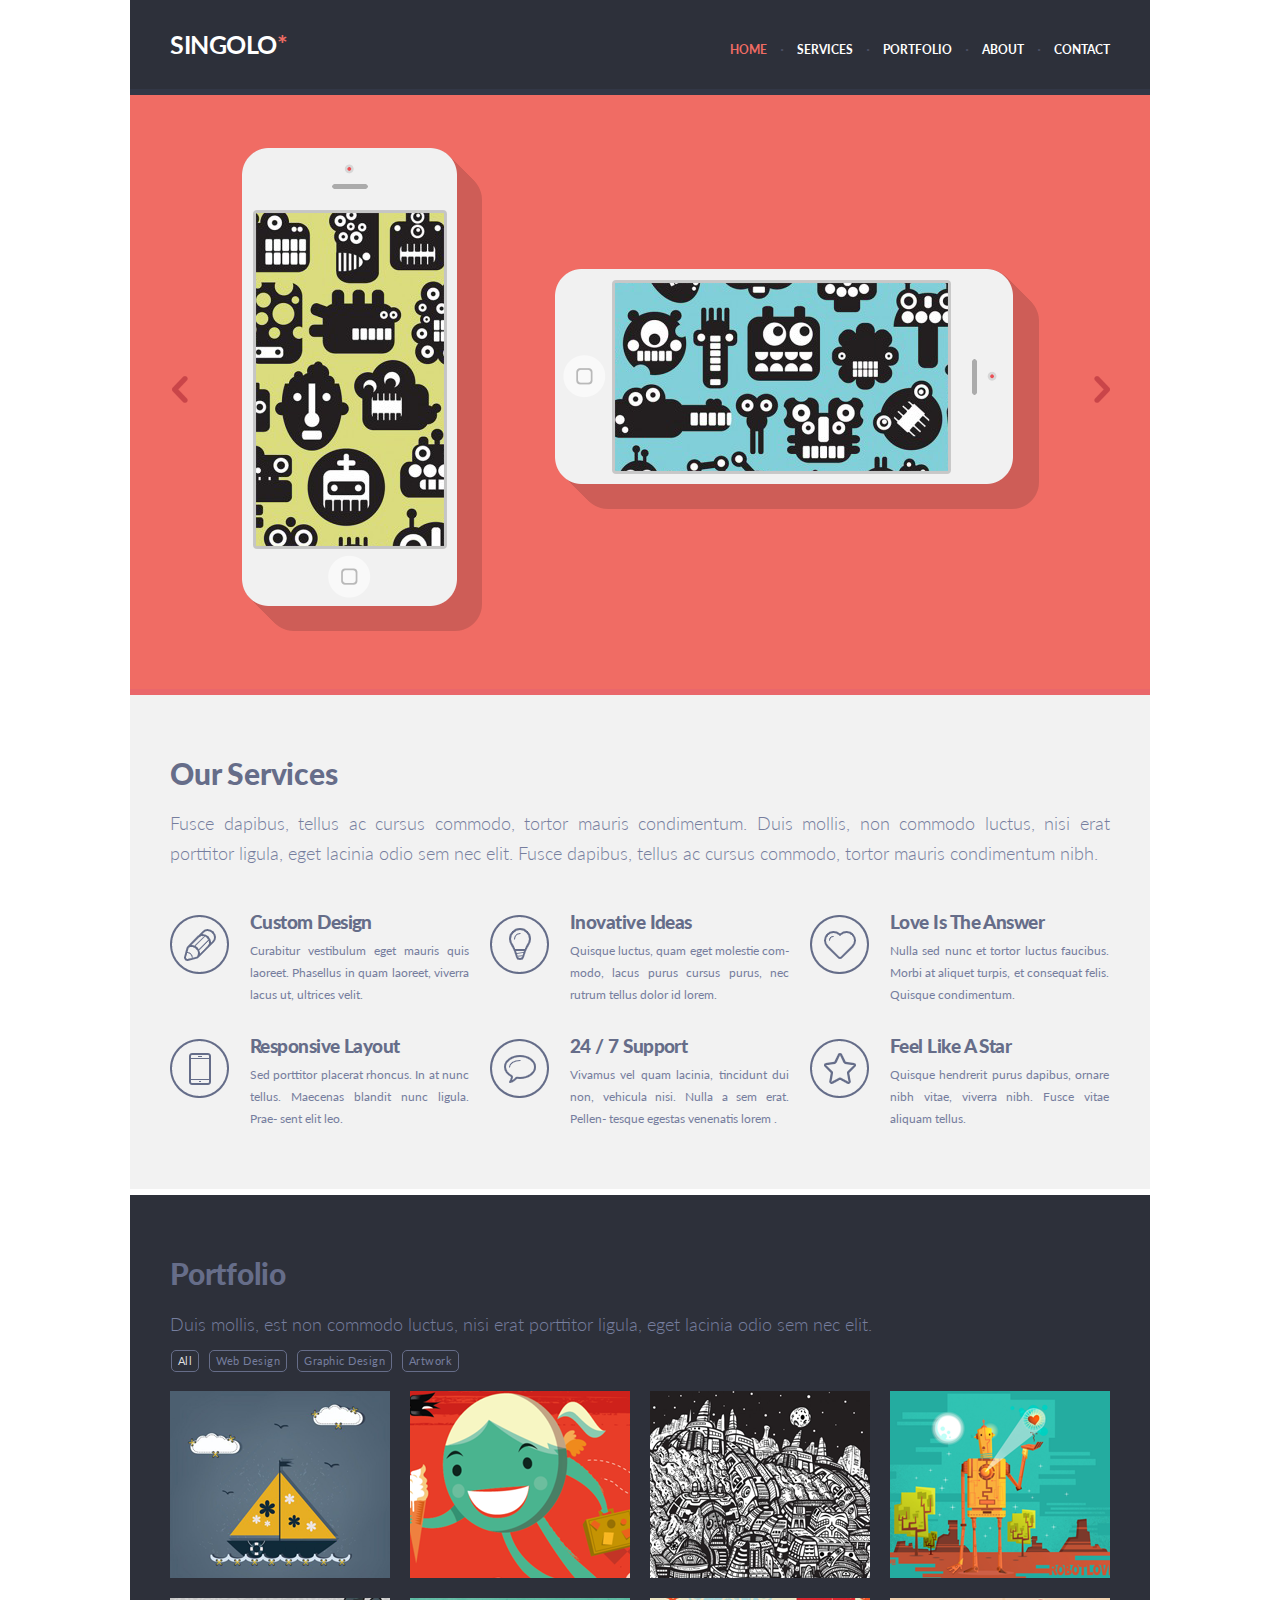
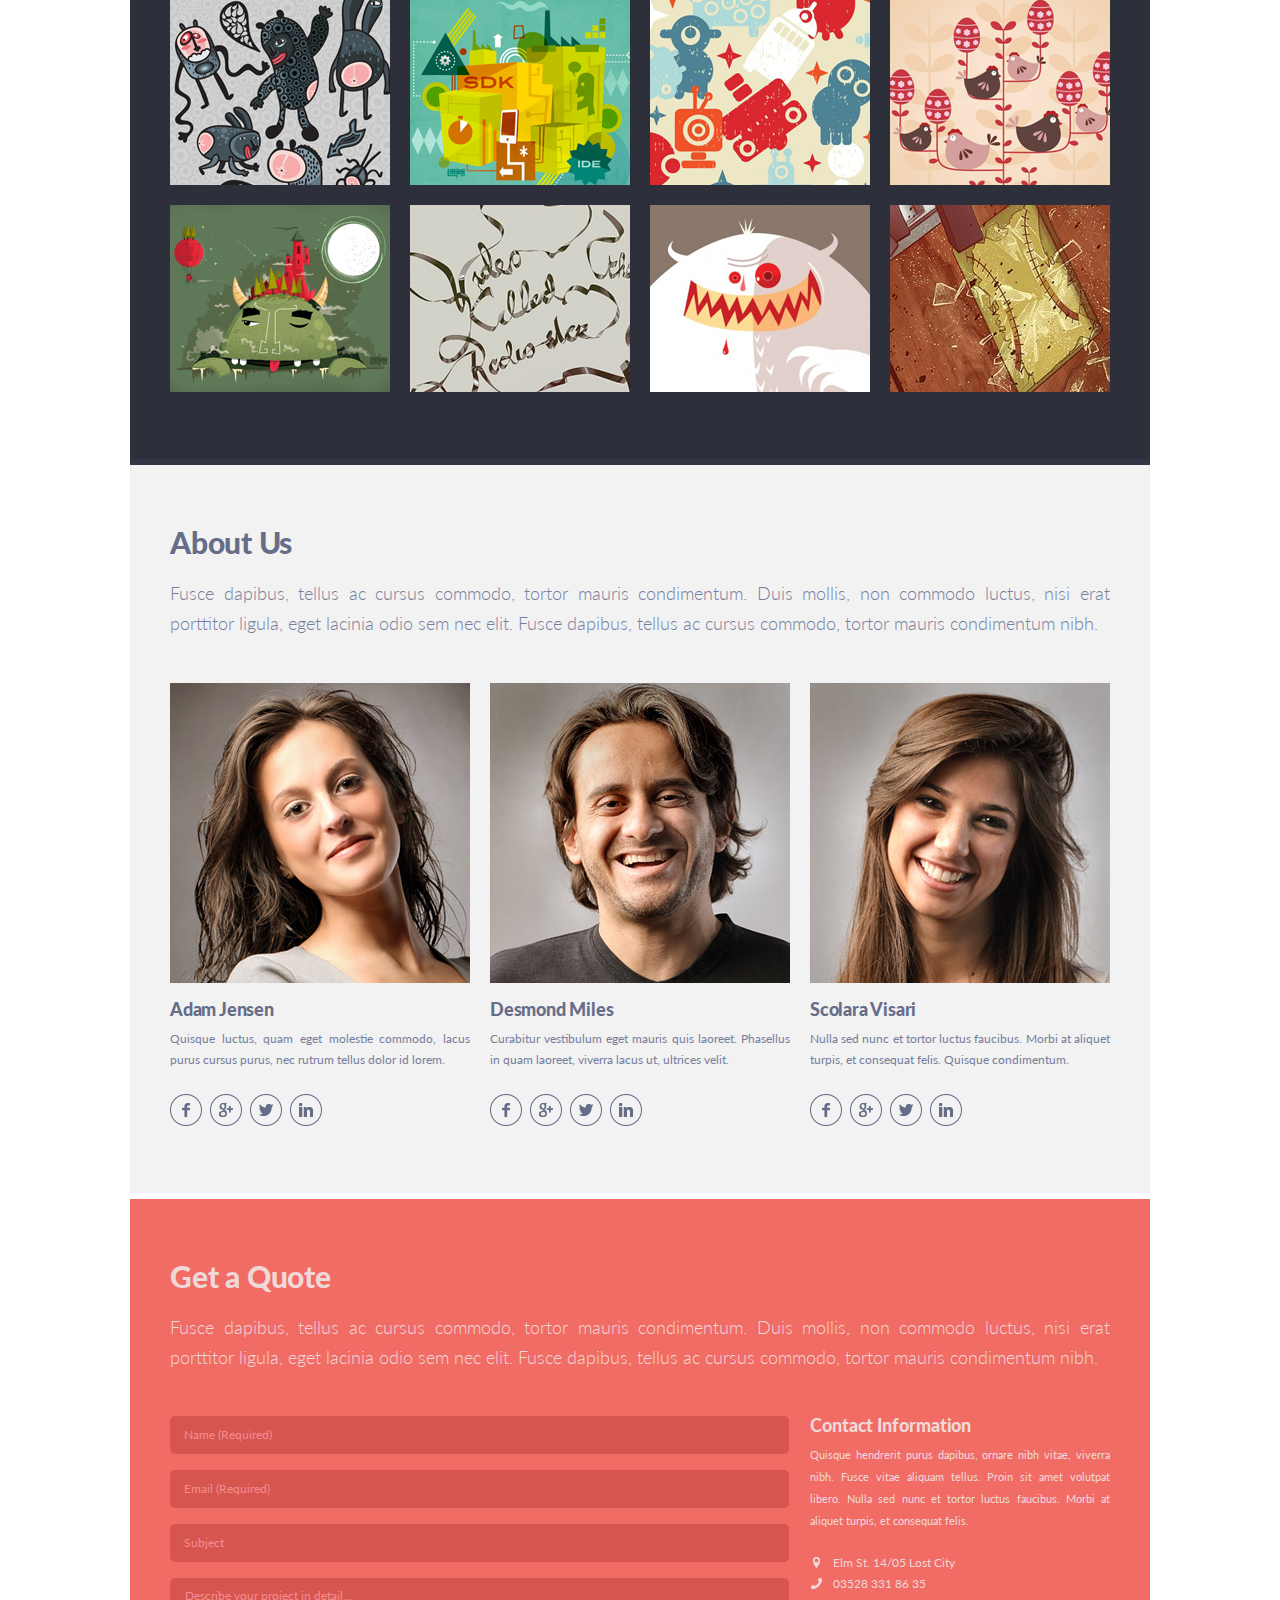
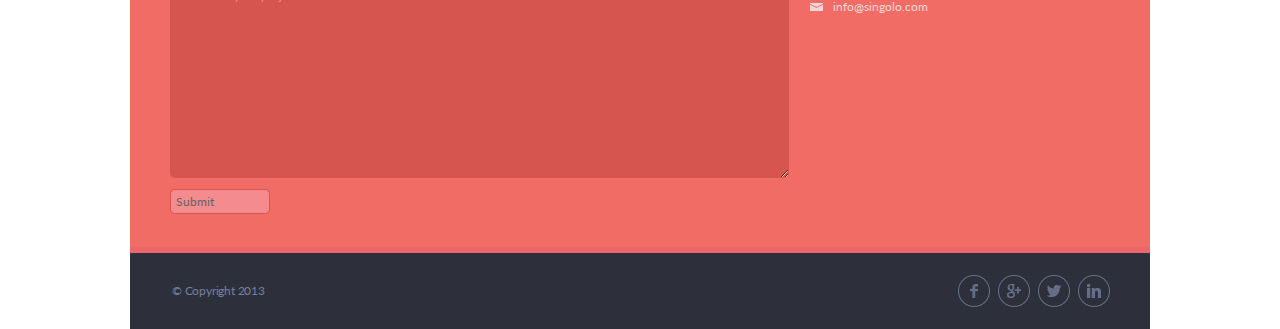
<file: index.html>
<!DOCTYPE html>
<html lang="en">
<head>
    <meta charset="UTF-8">
    <meta name="viewport" content="width=device-width, initial-scale=1.0">
    <title>Singolo</title>
    <link rel="stylesheet" href="style.css">
    <link href="https://fonts.googleapis.com/css?family=Lato:300,400,700,900&display=swap" rel="stylesheet">
</head>
<body>   
    <header class="header">
        <div class="wrapper__header">            
            <div class="logo">
                <h1><a href="#">Singolo<span id="red">*</span></a></h1>                
            </div>
            <nav class="header__navigation">            
                <ul class="navigation">
                    <li><a href="#Home" id="red">Home</a></li>
                    <li><span>·</span></li>
                    <li><a href="#Services">Services</a></li>
                    <li><span>·</span></li>
                    <li><a href="#Portfolio">Portfolio</a></li>
                    <li><span>·</span></li>
                    <li><a href="#About">About</a></li>
                    <li><span>·</span></li>
                    <li><a href="#Contact">Contact</a></li>
                </ul>
            </nav> 
        </div>
    </header>

    <main> 
        <div class="slider">
            <div class="wrapper">
                <div class="buttons">

                    <div class="button_left">
                        <a href="#"><img src="./assets/image/chev1.png" alt="left_button"></a>
                    </div>

                    <div class="button_right">
                        <a href="#"><img src="./assets/image/chev2.png" alt="right_button"></a>
                    </div>
                    
                </div>
                <div class="iPhones">
                    
                    <div class="iPhone1">
                        <img src="./assets/image/M1.png" alt="iPhone1">                                                           
                    </div>
                    <div class="shadow1">
                        <img src="./assets/image/Shadow1.png" alt="shadow1">
                    </div>
                    <div class="iPhone__screen1"></div>
                    
                    <div class="iPhone2">
                        <img src="./assets/image/M2.png" alt="iPhone2">                    
                    </div>
                    <div class="shadow2">
                        <img src="./assets/image/Shadow2.png" alt="Shadow2">
                    </div>
                    <div class="iPhone__screen2"></div>     

                </div>
            </div>
        </div>
    

        
        <div class="Our_services">        
            <section class="services">
                <h2 class="title__services">Our Services</h2>
                <article class="fish__text">
                Fusce dapibus, tellus ac cursus commodo, tortor mauris condimentum. Duis mollis, non commodo luctus, nisi erat porttitor ligula, eget lacinia odio sem nec elit. Fusce dapibus, tellus ac cursus commodo, tortor mauris condimentum nibh.
                </article>
            </section>
            <div class="table">
                <div class="services_table">
                    <!-- service_1-->
                    <div class="image_services">
                        <img src="./assets/image/image1.png" alt="pen">
                    </div>
                    <div class="text_services">
                        <h3 class="title_icon">Custom Design</h3>
                        <p class="description_icon">Curabitur vestibulum eget mauris quis laoreet. Phasellus in quam laoreet, viverra lacus ut, ultrices velit.</p>
                    </div>
                
                    <!-- service_2-->
                    <div class="image_services">
                        <img src="./assets/image/image2.png" alt="lamp">
                    </div>
                    <div class="text_services">
                        <h3 class="title_icon">Inovative Ideas</h3>
                        <p class="description_icon">Quisque luctus, quam eget molestie com- modo, lacus purus cursus purus, nec rutrum tellus dolor id lorem.</p>
                    </div>

                    <!-- service_3-->
                    <div class="image_services">
                        <img src="./assets/image/image3.png" alt="heart">
                    </div>
                    <div class="text_services">
                        <h3 class="title_icon">Love Is The Answer</h3>
                        <p class="description_icon">Nulla sed nunc et tortor luctus faucibus. Morbi at aliquet turpis, et consequat felis. Quisque condimentum.</p>
                    </div>

                    <!-- service_4-->
                    <div class="image_services">
                        <img src="./assets/image/image4.png" alt="mobile">
                    </div>
                    <div class="text_services">
                        <h3 class="title_icon">Responsive Layout</h3>
                        <p class="description_icon">Sed porttitor placerat rhoncus. In at nunc tellus. Maecenas blandit nunc ligula. Prae- sent elit leo.</p>
                    </div>

                    <!-- service_5-->
                    <div class="image_services">
                        <img src="./assets/image/image5.png" alt="ballon">
                    </div>
                    <div class="text_services">
                        <h3 class="title_icon">24 / 7 Support</h3>
                        <p class="description_icon">Vivamus vel quam lacinia, tincidunt dui non, vehicula nisi. Nulla a sem erat. Pellen- tesque egestas venenatis lorem .</p>
                    </div>

                    <!-- service_6-->
                    <div class="image_services">
                        <img src="./assets/image/image6.png" alt="star">
                    </div>
                    <div class="text_services">
                        <h3 class="title_icon">Feel Like A Star</h3>
                        <p class="description_icon">Quisque hendrerit purus dapibus, ornare nibh vitae, viverra nibh. Fusce vitae aliquam tellus.</p>
                    </div>
                </div>
            </div>
        </div>
        <div class="portfolio">
            <div class="wrapper">
                <div class="portfolio_title"><h2>Portfolio</h2></div>
                <div class="portfolio_description"><p>Duis mollis, est non commodo luctus, nisi erat porttitor ligula, eget lacinia odio sem nec elit.</p></div>
                <div class="portfolio_navigation">
                    <ul class="portfolio_navigationList"> 
                        <li class="white_button"><a href="#">All</a></li>
                        <li><a href="#">Web Design</a></li>
                        <li><a href="#">Graphic Design</a></li>
                        <li><a href="#">Artwork</a></li>
                    </ul>
                </div>
                <div class="portfolio_examples">
                    <ul class="portfolio_imageSelect">
                        <li><img src="./assets/image/Port1.png" alt="Portfolio Example"></li>
                        <li><img src="./assets/image/Port2.png" alt="Portfolio Example"></li>
                        <li><img src="./assets/image/Port3.png" alt="Portfolio Example"></li>
                        <li><img src="./assets/image/Port4.png" alt="Portfolio Example"></li>
                        <li><img src="./assets/image/Port5.png" alt="Portfolio Example"></li>
                        <li><img src="./assets/image/Port6.png" alt="Portfolio Example"></li>
                        <li><img src="./assets/image/Port7.png" alt="Portfolio Example"></li>
                        <li><img src="./assets/image/Port8.png" alt="Portfolio Example"></li>
                        <li><img src="./assets/image/Port9.png" alt="Portfolio Example"></li>
                        <li><img src="./assets/image/Port10.png" alt="Portfolio Example"></li>
                        <li><img src="./assets/image/Port11.png" alt="Portfolio Example"></li>
                        <li><img src="./assets/image/Port12.png" alt="Portfolio Example"></li>                
                    </ul>            
                </div>
            </div>
        </div>
        
        <div class="aboutUs">
            <div class="wrapper">
                <h2 class="aboutUs_title">About Us</h2>
                <p class="aboutUs_description">Fusce dapibus, tellus ac cursus commodo, tortor mauris condimentum. Duis mollis, non commodo luctus, nisi erat porttitor ligula, eget lacinia odio sem nec elit. Fusce dapibus, tellus ac cursus commodo, tortor mauris condimentum nibh.</p>
                <div class="authors">
                    <div class="aboutUs_person">
                        <img src="./assets/image/AboutUs_1.png" alt="Adam Jensen" class="aboutUs_personImage">
                        <h3 class="aboutUs_name">Adam Jensen</h3>
                        <p class="aboutUs_personDescription">Quisque luctus, quam eget molestie commodo, lacus purus cursus purus, nec rutrum tellus dolor id lorem.</p>
                        <div class="social_icon">                    
                            <a href="#" class="facebook"><img src="./assets/image/Facebook.png" alt="link"></a>
                            <a href="#" class="google+"><img src="./assets/image/Google.png" alt="link"></a>
                            <a href="#" class="twitter"><img src="./assets/image/Twitter.png" alt="link"></a>
                            <a href="#" class="linkedIn"><img src="./assets/image/LinkedIn.png" alt="link"></a>                   
                        </div>
                    </div>
                    <div class="aboutUs_person">
                        <img src="./assets/image/AboutUs_2.png" alt="Desmond Miles" class="aboutUs_personImage">
                        <h3 class="aboutUs_name">Desmond Miles</h3>
                        <p class="aboutUs_personDescription">Curabitur vestibulum eget mauris quis laoreet. Phasellus in quam laoreet, viverra lacus ut, ultrices velit.</p>
                        <div class="social_icon">                    
                            <a href="#" class="facebook"><img src="./assets/image/Facebook.png" alt="link"></a>
                            <a href="#" class="google+"><img src="./assets/image/Google.png" alt="link"></a>
                            <a href="#" class="twitter"><img src="./assets/image/Twitter.png" alt="link"></a>
                            <a href="#" class="linkedIn"><img src="./assets/image/LinkedIn.png" alt="link"></a>                   
                        </div>
                    </div>
                    <div class="aboutUs_person">
                        <img src="./assets/image/AboutUs_3.png" alt="Scolara Visari" class="aboutUs_personImage">
                        <h3 class="aboutUs_name">Scolara Visari</h3>
                        <p class="aboutUs_personDescription">Nulla sed nunc et tortor luctus faucibus. Morbi at aliquet turpis, et consequat felis. Quisque condimentum.</p>
                        <div class="social_icon">                    
                            <a href="#" class="facebook"><img src="./assets/image/Facebook.png" alt="link"></a>
                            <a href="#" class="google+"><img src="./assets/image/Google.png" alt="link"></a>
                            <a href="#" class="twitter"><img src="./assets/image/Twitter.png" alt="link"></a>
                            <a href="#" class="linkedIn"><img src="./assets/image/LinkedIn.png" alt="link"></a>                   
                        </div>
                    </div>
                </div>
            </div>    
        </div>
        
        <section class="GetAQuote">
            <section class="GetAQuote_start">            
                <h2 class="GetAQuote_title">Get a Quote</h2>
                <p class="GetAQuote_description">Fusce dapibus, tellus ac cursus commodo, tortor mauris condimentum. Duis mollis, non commodo luctus, nisi erat porttitor ligula, eget lacinia odio sem nec elit. Fusce dapibus, tellus ac cursus commodo, tortor mauris condimentum nibh.</p>   
            </section>
    
            <section class="GetAQuote_form">
                <div class="form">
                    <form action="#" method="POST" target="_self">
                        <fieldset class="inputGroup">
                            <input type="text" name="name" id="name" placeholder="Name (Required)" required>
                            <input type="email" name="email" id="email" placeholder="Email (Required)" required>
                            <input type="text" name="Subject" id="Subject" placeholder="Subject" required>
                            <textarea name="detail" id="detail" cols="30" rows="12" placeholder="Describe your project in detail..."></textarea>
                        </fieldset> 
                        <input type="submit" class="submit" value="Submit"></input>
                    </form>                
                </div>
    
                <div class="contactInfo">
                    <h3 class="title_contactInfo">Contact Information</h3>
                    <p class="description_contactInfo">Quisque hendrerit purus dapibus, ornare nibh vitae, viverra nibh. Fusce vitae aliquam tellus. Proin sit amet volutpat libero. Nulla sed nunc et tortor luctus faucibus. Morbi at aliquet turpis, et consequat felis. 
                    </p>
                    <ul class="list_contact">
                        <div class="contact_symbols"><img src="./assets/image/imageLocation.png" alt="address"></div>
                        <li class="contactAddress"><a href="#">Elm St. 14/05 Lost City</a></li>
                        <div class="contact_symbols"><img src="./assets/image/imagePhone.png" alt="phone"></div>
                        <li class="contactPhone"><a href="tel:+03528 331 86 35">03528 331 86 35</a></li>
                        <div class="contact_symbols"><img src="./assets/image/ImageMail.png" alt="email"></div>
                        <li class="contactEmail"><a href="mailto:info@singolo.com">info@singolo.com</a></li>
                    </ul>
                </div>
    
            </section>
    
        </section>  



    </main>

    <footer>
        <p class="copyright">© Copyright 2013</p>        
        <div class="footer_link">
            <a href="#" class="facebook"><img src="./assets/image/footerFacebook.png" alt="social"></a>
            <a href="#" class="google+"><img src="./assets/image/footerGoogle.png" alt="social"></a>
            <a href="#" class="twitter"><img src="./assets/image/footerTwitter.png" alt="social"></a>
            <a href="#" class="linkedIn"><img src="./assets/image/footerLinkedIn.png" alt="social"></a>
        </div>
        
    </footer>   
    
</body>
</html>
</file>
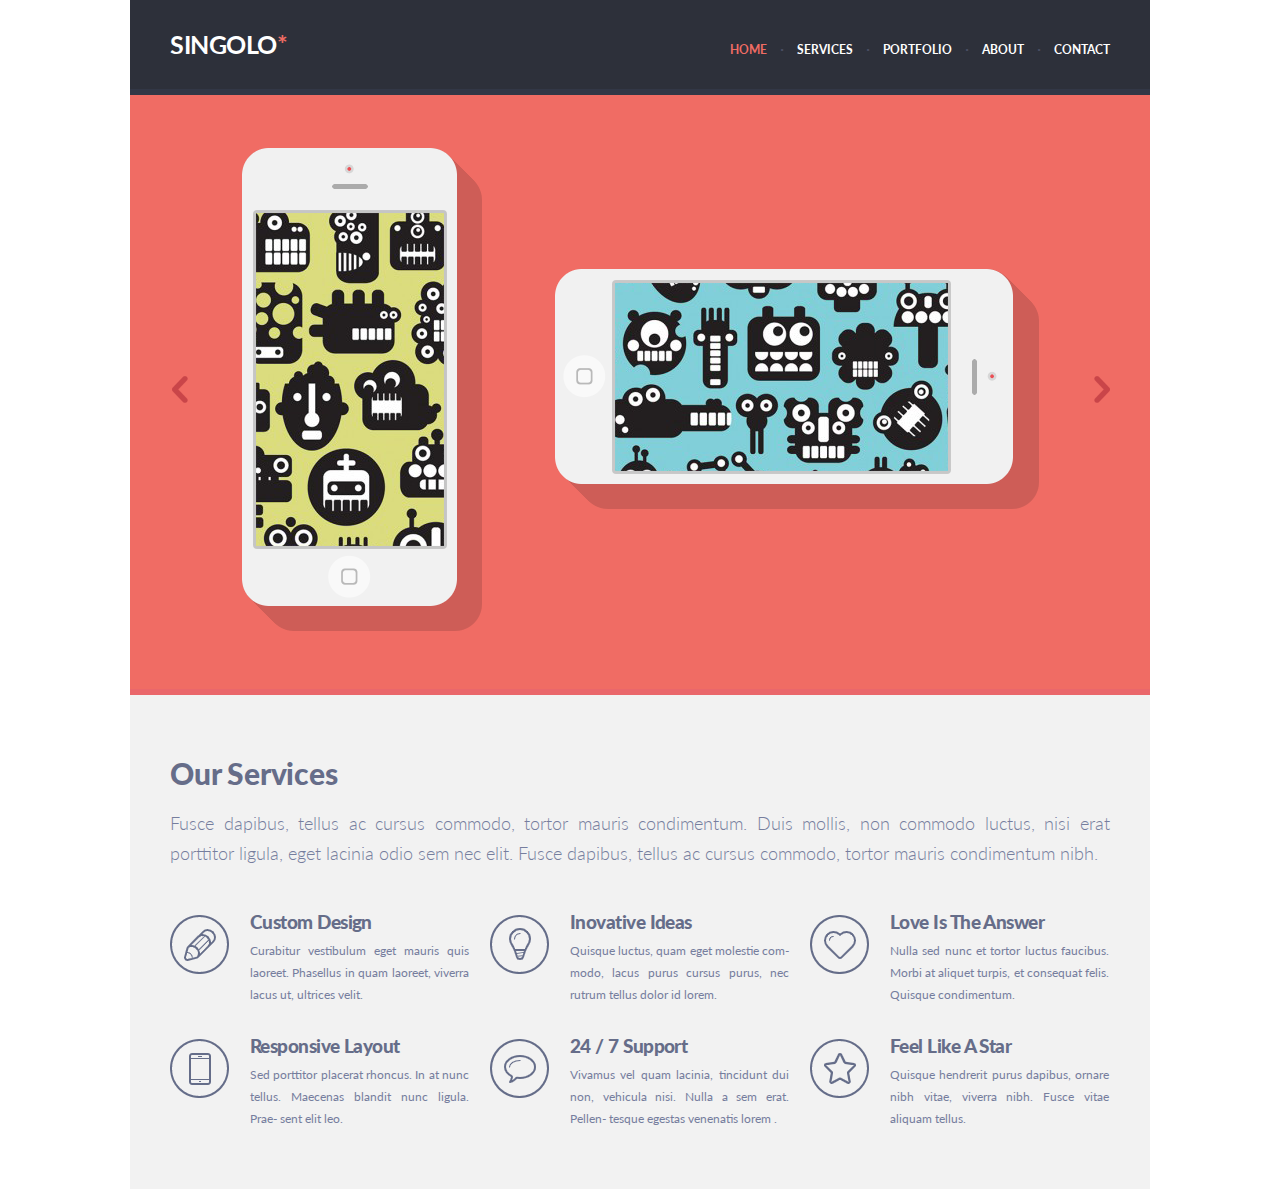
<file: singolo1.html>
<!DOCTYPE html>
<html lang="en">
<head>
    <meta charset="UTF-8">
    <meta name="viewport" content="width=device-width, initial-scale=1.0">
    <title>Singolo</title>
    <link rel="stylesheet" href="singolo1.css">
    <link href="https://fonts.googleapis.com/css?family=Lato:300,400,700,900&display=swap" rel="stylesheet">
</head>
<body>   
    <header class="header">
        <div class="wrapper__header">            
            <div class="logo">
                <h1><a href="#">Singolo<span id="red">*</span></a></h1>                
            </div>
            <nav class="header__navigation">            
                <ul class="navigation">
                    <li><a href="#Home" id="red">Home</a></li>
                    <li><span>·</span></li>
                    <li><a href="#Services">Services</a></li>
                    <li><span>·</span></li>
                    <li><a href="#Portfolio">Portfolio</a></li>
                    <li><span>·</span></li>
                    <li><a href="#About">About</a></li>
                    <li><span>·</span></li>
                    <li><a href="#Contact">Contact</a></li>
                </ul>
            </nav> 
        </div>
    </header>

    <main> 
        <div class="slider">
            <div class="wrapper">
                <div class="buttons">

                    <div class="button_left">
                        <a href="#"><img src="./assets/image/chev1.png" alt="left_button"></a>
                    </div>

                    <div class="button_right">
                        <a href="#"><img src="./assets/image/chev2.png" alt="right_button"></a>
                    </div>
                    
                </div>
                <div class="iPhones">
                    
                    <div class="iPhone1">
                        <img src="./assets/image/M1.png" alt="iPhone1">                                                           
                    </div>
                    <div class="shadow1">
                        <img src="./assets/image/Shadow1.png" alt="shadow1">
                    </div>
                    <div class="iPhone__screen1"></div>
                    
                    <div class="iPhone2">
                        <img src="./assets/image/M2.png" alt="iPhone2">                    
                    </div>
                    <div class="shadow2">
                        <img src="./assets/image/Shadow2.png" alt="Shadow2">
                    </div>
                    <div class="iPhone__screen2"></div>     

                </div>
            </div>
        </div>
    

        
        <div class="Our_services">        
            <section class="services">
                <h2 class="title__services">Our Services</h2>
                <article class="fish__text">
                Fusce dapibus, tellus ac cursus commodo, tortor mauris condimentum. Duis mollis, non commodo luctus, nisi erat porttitor ligula, eget lacinia odio sem nec elit. Fusce dapibus, tellus ac cursus commodo, tortor mauris condimentum nibh.
                </article>
            </section>
            <div class="table">
                <div class="services_table">
                    <!-- service_1-->
                    <div class="image_services">
                        <img src="./assets/image/image1.png" alt="pen">
                    </div>
                    <div class="text_services">
                        <h3 class="title_icon">Custom Design</h3>
                        <p class="description_icon">Curabitur vestibulum eget mauris quis laoreet. Phasellus in quam laoreet, viverra lacus ut, ultrices velit.</p>
                    </div>
                
                    <!-- service_2-->
                    <div class="image_services">
                        <img src="./assets/image/image2.png" alt="lamp">
                    </div>
                    <div class="text_services">
                        <h3 class="title_icon">Inovative Ideas</h3>
                        <p class="description_icon">Quisque luctus, quam eget molestie com- modo, lacus purus cursus purus, nec rutrum tellus dolor id lorem.</p>
                    </div>

                    <!-- service_3-->
                    <div class="image_services">
                        <img src="./assets/image/image3.png" alt="heart">
                    </div>
                    <div class="text_services">
                        <h3 class="title_icon">Love Is The Answer</h3>
                        <p class="description_icon">Nulla sed nunc et tortor luctus faucibus. Morbi at aliquet turpis, et consequat felis. Quisque condimentum.</p>
                    </div>

                    <!-- service_4-->
                    <div class="image_services">
                        <img src="./assets/image/image4.png" alt="mobile">
                    </div>
                    <div class="text_services">
                        <h3 class="title_icon">Responsive Layout</h3>
                        <p class="description_icon">Sed porttitor placerat rhoncus. In at nunc tellus. Maecenas blandit nunc ligula. Prae- sent elit leo.</p>
                    </div>

                    <!-- service_5-->
                    <div class="image_services">
                        <img src="./assets/image/image5.png" alt="ballon">
                    </div>
                    <div class="text_services">
                        <h3 class="title_icon">24 / 7 Support</h3>
                        <p class="description_icon">Vivamus vel quam lacinia, tincidunt dui non, vehicula nisi. Nulla a sem erat. Pellen- tesque egestas venenatis lorem .</p>
                    </div>

                    <!-- service_6-->
                    <div class="image_services">
                        <img src="./assets/image/image6.png" alt="star">
                    </div>
                    <div class="text_services">
                        <h3 class="title_icon">Feel Like A Star</h3>
                        <p class="description_icon">Quisque hendrerit purus dapibus, ornare nibh vitae, viverra nibh. Fusce vitae aliquam tellus.</p>
                    </div>
                </div>
            </div>
        </div>  
    </main>
</body>
</html>
</file>
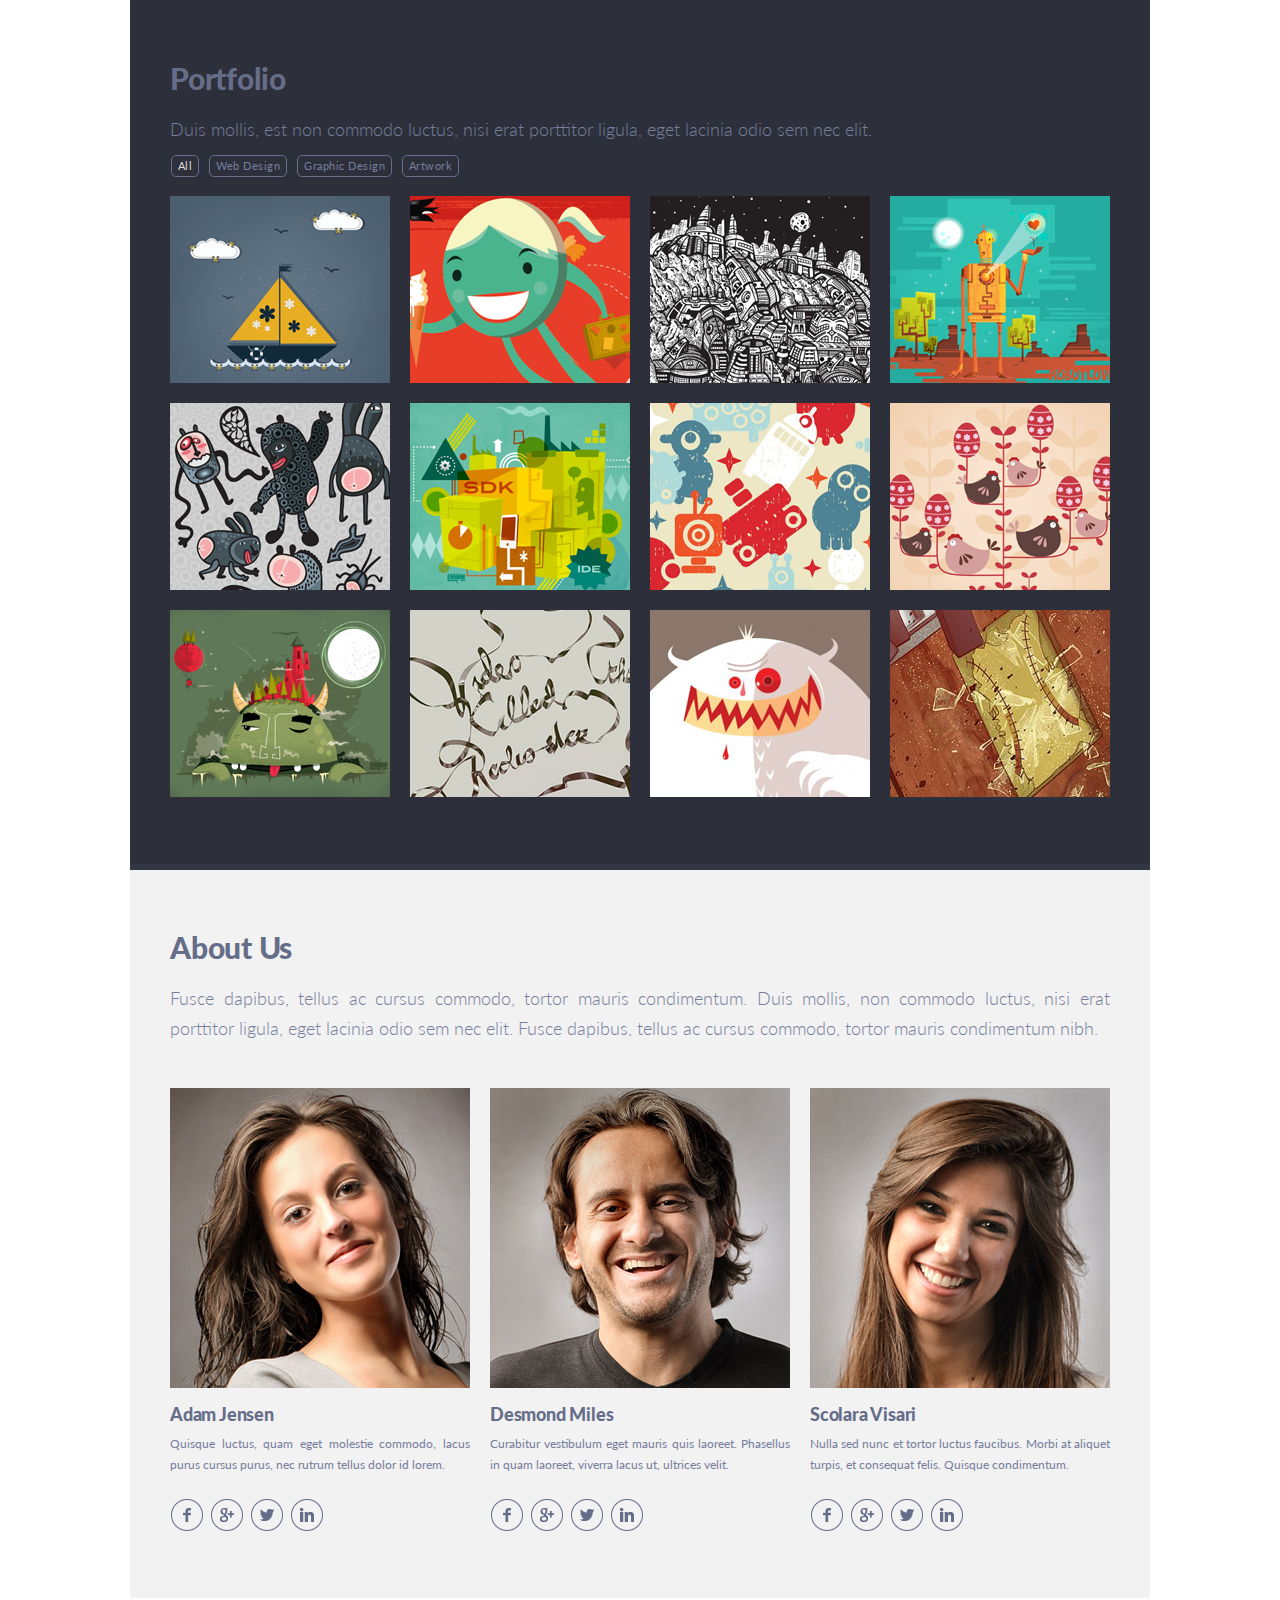
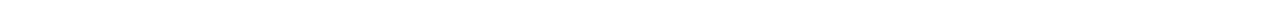
<file: singolo2.html>
<!DOCTYPE html>
<html lang="en">
<head>
    <meta charset="UTF-8">
    <meta name="viewport" content="width=device-width, initial-scale=1.0">
    <title>Singolo2</title>
    <link rel="stylesheet" href="./singolo2.css">
    <link href="https://fonts.googleapis.com/css?family=Lato:300,400,700,900&display=swap" rel="stylesheet">
</head>

<div class="portfolio">
    <div class="wrapper">
        <div class="portfolio_title"><h2>Portfolio</h2></div>
        <div class="portfolio_description"><p>Duis mollis, est non commodo luctus, nisi erat porttitor ligula, eget lacinia odio sem nec elit.</p></div>
        <div class="portfolio_navigation">
            <ul class="portfolio_navigationList"> 
                <li class="white_button"><a href="#">All</a></li>
                <li><a href="#">Web Design</a></li>
                <li><a href="#">Graphic Design</a></li>
                <li><a href="#">Artwork</a></li>
            </ul>
        </div>
        <div class="portfolio_examples">
            <ul class="portfolio_imageSelect">
                <li><img src="./assets/image/Port1.png" alt="Portfolio Example"></li>
                <li><img src="./assets/image/Port2.png" alt="Portfolio Example"></li>
                <li><img src="./assets/image/Port3.png" alt="Portfolio Example"></li>
                <li><img src="./assets/image/Port4.png" alt="Portfolio Example"></li>
                <li><img src="./assets/image/Port5.png" alt="Portfolio Example"></li>
                <li><img src="./assets/image/Port6.png" alt="Portfolio Example"></li>
                <li><img src="./assets/image/Port7.png" alt="Portfolio Example"></li>
                <li><img src="./assets/image/Port8.png" alt="Portfolio Example"></li>
                <li><img src="./assets/image/Port9.png" alt="Portfolio Example"></li>
                <li><img src="./assets/image/Port10.png" alt="Portfolio Example"></li>
                <li><img src="./assets/image/Port11.png" alt="Portfolio Example"></li>
                <li><img src="./assets/image/Port12.png" alt="Portfolio Example"></li>                
            </ul>            
        </div>
    </div>
</div>

<div class="aboutUs">
    <div class="wrapper">
        <h2 class="aboutUs_title">About Us</h2>
        <p class="aboutUs_description">Fusce dapibus, tellus ac cursus commodo, tortor mauris condimentum. Duis mollis, non commodo luctus, nisi erat porttitor ligula, eget lacinia odio sem nec elit. Fusce dapibus, tellus ac cursus commodo, tortor mauris condimentum nibh.</p>
        <div class="authors">
            <div class="aboutUs_person">
                <img src="./assets/image/AboutUs_1.png" alt="Adam Jensen" class="aboutUs_personImage">
                <h3 class="aboutUs_name">Adam Jensen</h3>
                <p class="aboutUs_personDescription">Quisque luctus, quam eget molestie commodo, lacus purus cursus purus, nec rutrum tellus dolor id lorem.</p>
                <div class="social_icon">                    
                    <a href="#" class="facebook"><img src="./assets/image/Facebook.png" alt="link"></a>
                    <a href="#" class="google+"><img src="./assets/image/Google.png" alt="link"></a>
                    <a href="#" class="twitter"><img src="./assets/image/Twitter.png" alt="link"></a>
                    <a href="#" class="linkedIn"><img src="./assets/image/LinkedIn.png" alt="link"></a>                   
                </div>
            </div>
            <div class="aboutUs_person">
                <img src="./assets/image/AboutUs_2.png" alt="Desmond Miles" class="aboutUs_personImage">
                <h3 class="aboutUs_name">Desmond Miles</h3>
                <p class="aboutUs_personDescription">Curabitur vestibulum eget mauris quis laoreet. Phasellus in quam laoreet, viverra lacus ut, ultrices velit.</p>
                <div class="social_icon">                    
                    <a href="#" class="facebook"><img src="./assets/image/Facebook.png" alt="link"></a>
                    <a href="#" class="google+"><img src="./assets/image/Google.png" alt="link"></a>
                    <a href="#" class="twitter"><img src="./assets/image/Twitter.png" alt="link"></a>
                    <a href="#" class="linkedIn"><img src="./assets/image/LinkedIn.png" alt="link"></a>                   
                </div>
            </div>
            <div class="aboutUs_person">
                <img src="./assets/image/AboutUs_3.png" alt="Scolara Visari" class="aboutUs_personImage">
                <h3 class="aboutUs_name">Scolara Visari</h3>
                <p class="aboutUs_personDescription">Nulla sed nunc et tortor luctus faucibus. Morbi at aliquet turpis, et consequat felis. Quisque condimentum.</p>
                <div class="social_icon">                    
                    <a href="#" class="facebook"><img src="./assets/image/Facebook.png" alt="link"></a>
                    <a href="#" class="google+"><img src="./assets/image/Google.png" alt="link"></a>
                    <a href="#" class="twitter"><img src="./assets/image/Twitter.png" alt="link"></a>
                    <a href="#" class="linkedIn"><img src="./assets/image/LinkedIn.png" alt="link"></a>                   
                </div>
            </div>
        </div>
    </div>    
</div>

</body>
</html>
</file>
<file: style.css>
@font-face {
    font-family: "Lato";
    src: url(./assets/fonts/Lato-Regular.ttf);
}
@font-face {
    font-family: "Lato Light";
    src: url(./assets/fonts/Lato-Light.ttf);
    font-weight: lighter;
}
@font-face {
    font-family: "Lato Thin";
    src: url(./assets/fonts/Lato-Thin.ttf);
    font-style: normal;
}
@font-face {
    font-family: "Lato Bold";
    src: url(./assets/fonts/Lato-Bold.ttf);
    font-weight: bold;
}

* {
    margin: 0 auto;
    padding: 0;
    box-sizing: border-box;
    max-width: 1020px;
    font-family: 'Lato', Verdana, sans-serif;        
}

a {
    text-decoration: none;
}

/*Header properties*/

.header {      
    height: 95px;    
    background-color: #2d303a;
    border-bottom: solid 6px #323746;    
}

.wrapper__header {  
    height: 100%;   
    display: flex;
    justify-content: space-between;        
}

.logo {      
    height: 100%;    
    margin: 22px 40px;                     
}   

.header__navigation {
    height: 100%;  
    margin: 0 36px;     
}

.header__navigation ul li {
    display: inline;
    margin: 0 4.5px;   
    text-align: justify;
    line-height: 95px;        
}

.header__navigation a:hover {
    opacity: 0.7;
}

.header__navigation a:active {
    background-color: gray;
}

.logo h1 a {    
    color: #ffffff;
    font-size: 25px;
    line-height: 6px;    
    font-weight: 700;
    text-transform: uppercase;
    letter-spacing: -0.5px;    
    top: 31px;        
}

.logo h1 a:hover {
    opacity: 0.7;
}

.logo h1 a:active {
    background-color: gray;
}

.header__navigation a {
    color: #ffffff;
    font-size: 12px;    
    text-align: left;    
    font-weight: 700;
    text-transform: uppercase;
}

#red {
    color: #f06c64;
}

span {
    color: #494e62;
}

/*Slider properties*/

.slider {    
    height: 600px;
    background-color: #f06c64;
    border-bottom: solid 6px #ea676b;  
    z-index: 0;
    position: relative;    
}

.buttons {
    width: fit-content;     
    top: 100px;    
}

.button_left {  
    position: absolute;  
    top: 281px;
    left: 42px;
}

.button_right {   
    position: absolute;  
    top: 281px;
    right: 40px;   
}

.button_left:hover {
    background-color: rgb(189, 189, 189);
    opacity: 0.5;
}

.button_right:hover {
    background-color: rgb(189, 189, 189);
    opacity: 0.5;
}

/*iPhone properties*/

.iPhones {
    max-height: 600px;
    position: relative; 
}

.iPhone1 {
    position: absolute;
    top: 53px;
    left: 112px;
    z-index: 3;  
}

.shadow1 {
    position: absolute;     
    top: 53px;
    left: 112px; 
    z-index: 1;    
}

.iPhone__screen1 {
    position: absolute;
    left: 126px;
    top: 118px;
    width: 188px;
    height: 333px;
    background-image: url(./assets/image/Screen1.png);
    z-index: 5;
}

.iPhone2 {
    position: absolute;    
    top: 174px;
    right: 137px;
    z-index: 3; 
}

.shadow2 {
    position: absolute;   
    top: 174px;
    right: 111px;
    z-index: 1;    
}

.iPhone__screen2 {
    position: absolute;
    right: 202px;
    top: 188px;
    width: 333px;
    height: 188px;
    background-image: url(./assets/image/Screen2.png);
    background-position: center;
    z-index: 5;
}

/*Services properties*/

.Our_services {    
    height: 500px;    
    background-color: #f2f2f2;
    border-bottom: solid 6px #ffffff;
    z-index: 0;
    margin: 0;
    position: relative;
}

.services {    
    margin-left: 40px;
    position: relative;
    max-width: 980px;
}

h2.title__services {    
    position: absolute;
    top: 69px;
    font-size: 30px;
    line-height: 18px;
    color: #666d89;    
    font-weight: 900;
    text-align: left;
    letter-spacing: -0.2px;   
}

article {
    top: 113px;
    position: absolute;
    width: 940px;
    height: 57px;
    font-size: 18px;
    line-height: 30px;
    color: #767e9e;    
    font-weight: 300;
    text-align: left;
    letter-spacing: normal;
    text-align : justify;  
}

.table {    
    position: absolute;            
    top: 220px;
    left: 30px;
    max-width: 960px;
    height: 280px;
    margin: 0;    
}

.services_table {
    display: flex;
    flex-wrap: wrap;
    justify-content: space-between;   
    margin: 0; 
    align-items: flex-start;
    position: relative;
    left: 10px;    
}

.text_services {
    bottom: 2px;
    height: 124px;
    width: 250px;
    position: relative;
    left: 10px;
}

.image_services {
    left: 20px;
    height: 70px;
    width: 70px;
}

h3.title_icon {
    font-size: 19px;
    line-height: 18px;
    color: #666d89;    
    font-weight: 900;
    text-align: left;
    margin: 0;
    height: 17px;   
    font-stretch: normal;
    font-style: normal;
    text-align: justify;
    letter-spacing: -0.55px;
    padding-bottom: 9px;
    margin-bottom: 10px;
}

.description_icon {
    width: 219px;
    height: 128px;
    font-size: 12px;
    line-height: 22px;
    color: #767e9e;
    font-weight: 400;
    text-align: justify;
    font-stretch: normal;
    font-weight: normal;
    font-style: normal;    
    margin: 0;
    letter-spacing: normal; 
}

/*Portfolio*/

.portfolio {
    position: relative;
    height: 870px;      
    background-color: #2d303a;
    border-bottom: solid 6px #323746;      
}

ul {
    list-style: none;
}

a {
    text-decoration: none;
    color: #767e9e;
}

.portfolio_title {
    position: absolute;
    top: 68px;
    left: 40px;
}

.portfolio_examples {
    position: absolute;
    top: 186px;
    left: 30px;
}

.portfolio_imageSelect {    
    display: flex;
    flex-wrap: wrap;    
}

.portfolio_imageSelect li {
    width: 220px;
    height: 187px;
    margin: 10px;
    background-image: url(./assets/image/Port_back.png);
}

.portfolio_imageSelect li:nth-child(1n + 13) {
    display: none;
}


h2 {    
    font-size: 30px;
    line-height: 21px;
    color: #666d89;
    font-family: "Lato";
    font-weight: 900;
    text-align: left; 
    letter-spacing: -0.24px;
}

.portfolio_navigation {
    position: absolute;
    top: 155px;
    left: 41px;  
}

.portfolio_navigationList {
    display: flex;
    flex-wrap: wrap; 
}

.portfolio_navigationList li {
    height: 22px;
    width: auto;
    margin-right: 10px;
    font-size: 11px;
    line-height: 22px;
    color: #767e9e;    
    font-weight: 400;
    text-align: left;
    line-height: 12px;
    border-radius: 5px;
    border: 1px solid #666d89;
    padding: 4px 6px;
    letter-spacing: 0.48px;
}

.portfolio_description p {
    position: absolute;
    top: 122px;
    left: 40px;
    font-size: 18px;
    line-height: 15px;
    color: #767e9e;    
    font-weight: 300;
    text-align: left;
}

.white_button a {
    color: #dedede;
}

.portfolio_navigationList a:hover {
    color: #fff;
    border-color: #fff;
    background-color: gray;
}

/*About Us*/

.aboutUs {
    position: relative;
    height: 734px;
    background-color: #f2f2f2;
    border-bottom: solid 6px #ffffff;
}

.aboutUs_title { 
    position: relative;   
    top: 68px;
    left: 40px;    
    font-size: 30px;
    line-height: 18px;
    color: #666d89;
    font-weight: 900;
    text-align: left;
}

.aboutUs_description {
    position: relative;
    top: 95px;
    font-size: 18px;
    line-height: 30px;
    color: #767e9e;
    font-weight: 300;
    text-align: left;
    width: 940px;
    text-align: justify;
}

.aboutUs_personImage {
    max-width: 300px;    
}

.authors {   
    position: relative;     
    display: flex;
    justify-content: space-between;
    top: 140px;
    padding: 0 30px;
}

.aboutUs_name {
    margin-top: 16px;
    font-size: 18px;
    line-height: 14px;
    color: #666d89;
    font-weight: 900;
    text-align: left;
    letter-spacing: -0.2px;
}

.aboutUs_person {
    padding: 0 10px;
}

.aboutUs_personDescription {
    margin-top: 12px;
    bottom: 5px;
    font-size: 12px;
    line-height: 21px;
    color: #767e9e;
    font-weight: 400;
    text-align: left;
    text-align: justify;
}

.social_icon {    
    margin-top: 24px;
    margin-right: 140px;
    display: flex;
    justify-content: start; 
    top: 19px;
    left: 1px;       
}

.social_icon a {
    margin-right: 8px;
}

.social_icon a:hover {
    width: 32px;
    height: 32px;
    background-color: rgb(219, 219, 219);
    border-radius: 50%;        
}

ol, ul {
    list-style: none
}

a {
    text-decoration: none;
}

/*Get a Quote*/

.GetAQuote {
    position: relative;
    height: 654px;      
    background-color: #f06c64;
    border-bottom: solid 6px #ea676b;     
}

.GetAQuote_start {
    position: relative;
    top: 47px;
    width: 940px;
}

.GetAQuote_title { 
    top: 8px;   
    font-size: 30px;
    line-height: 60px;
    color: #f0d8d9;
    font-weight: 900;
    text-align: left;
    letter-spacing: -0.2px;
}

.GetAQuote_description {
    position: relative;
    top: 6px;
    font-size: 18px;
    line-height: 30px;
    color: #f0d8d9;
    font-weight: 300;
    text-align: justify;
    letter-spacing: normal;    
}

/*form*/

.GetAQuote_form {
    border: none;
    position: relative;
    top: 89px;
    display: flex;
    justify-content: start;
}

.form {
    border: none;
    width: 620px;
    margin-left: 40px;
}

.inputGroup input, 
.inputGroup textarea {
    width: 619px;
    margin: 8px 0 8px 0;
    font-size: 12px;
    line-height: 15px;    
    font-weight: 400;    
    text-align: left;    
    background-color: #d6564f;
    padding: 12px 13px 13px 14px;
    border: hidden;
    border-radius: 5px;
}

fieldset {
    border: none;
}

.inputGroup input::placeholder, 
.inputGroup textarea::placeholder {
    color: #f48c8f;
    opacity: 1;
}

.inputGroup textarea {
    padding: 10px 13px 10px 15px;
}

.inputGroup input {
    height: 38px;
}

.submit {
    width: 100px;
    height: 25px;
    padding: 5px;
    font-size: 12px;
    line-height: 12px;
    color: #636363;
    font-weight: 400;
    text-align: left;
    background-color: #f48c8f;
    border: 1px solid #d6564f;
    border-radius: 5px;
    align-content: center;
}

.submit:hover {
    opacity: 0.5;
}

.contactInfo {
    position: relative;
    width: 300px;
    right: 20px;
}

.title_contactInfo {
    font-size: 18px;
    line-height: 34px;
    color: #f0d8d9;
    font-weight: 900;
    text-align: left;
    letter-spacing: -0.09px;
}

.description_contactInfo {
    margin-top: 2px;
    font-size: 11px;
    line-height: 22px;
    color: #f0d8d9;
    font-weight: 400;
    text-align: justify;
}

.list_contact {
    position: relative;
    top: 25px;
    display: flex;
    flex-wrap: wrap;
}

.list_contact li a {
    color: #f0d8d9;
}

.list_contact li a:hover {
    opacity: 0.5;
}

.list_contact li {
    width: 277px;
    height: 13px;
    font-size: 12px;
    line-height: 12px;
    font-weight: 400;
    text-align: left;
}

.contact_symbols {      
    width: 13px;
    height: 11px;
    margin-right: 10px;
    margin-bottom: 10px;
}

.contact_symbols:nth-child(3) {
    height: 15px;
}

.list_contact li:last-child {
    line-height: 7px;
}

.contact_symbols img {
    display: block;
    margin: auto;
}

/*footer*/

footer {
    border: 0;
    height: 76px;
    width: 1020px;
    background-color: #2d303a;
    display: inline-flex;
    justify-content: space-between;
}

p.copyright{
    margin-left: 42px;
    margin-top: 25px;
    top: 25px;
    left: 42px;    
    width: 100px;
    height: 20px;  
    font-size: 12px;
    line-height: 25px;
    color: #767e9e;
    font-weight: 400;
    text-align: left;
    letter-spacing: -0.2px;
}

.footer_link {
    margin-right: 36px;
    margin-top: 18px;   
    display: flex;
    justify-content: start;
    right: 36px;
    top: 18px;      
}

.footer_link a {
    margin: 4px;
}

.footer_link a:hover {
    width: 32px;
    height: 32px;
    background-color: rgb(219, 219, 219);
    border-radius: 50%;        
}
</file>
<file: singolo1.css>
@font-face {
    font-family: "Lato";
    src: url(./assets/fonts/Lato-Regular.ttf);
}
@font-face {
    font-family: "Lato Light";
    src: url(./assets/fonts/Lato-Light.ttf);
    font-weight: lighter;
}
@font-face {
    font-family: "Lato Thin";
    src: url(./assets/fonts/Lato-Thin.ttf);
    font-style: normal;
}
@font-face {
    font-family: "Lato Bold";
    src: url(./assets/fonts/Lato-Bold.ttf);
    font-weight: bold;
}

* {
    margin: 0 auto;
    padding: 0;
    box-sizing: border-box;
    max-width: 1020px;        
}

body {
    font-family: 'Lato', Verdana, sans-serif;
}

a {
    text-decoration: none;
}

/*Header properties*/

.header {      
    height: 95px;    
    background-color: #2d303a;
    border-bottom: solid 6px #323746;    
}

.wrapper__header {  
    height: 100%;   
    display: flex;
    justify-content: space-between;        
}

.logo {      
    height: 100%;    
    margin: 22px 40px;                     
}   

.header__navigation {
    height: 100%;  
    margin: 0 36px;     
}

.header__navigation ul li {
    display: inline;
    margin: 0 4.5px;   
    text-align: justify;
    line-height: 95px;        
}

.header__navigation a:active {
    background-color: gray;
}

.logo h1 a {    
    color: #ffffff;
    font-size: 25px;
    line-height: 6px;    
    font-weight: 700;
    text-transform: uppercase;
    letter-spacing: -0.5px;    
    top: 31px;        
}

.logo h1 a:active {
    background-color: gray;
}

.header__navigation a {
    color: #ffffff;
    font-size: 12px;    
    text-align: left;    
    font-weight: 700;
    text-transform: uppercase;
}

#red {
    color: #f06c64;
}

span {
    color: #494e62;
}

/*Slider properties*/

.slider {    
    height: 600px;
    background-color: #f06c64;
    border-bottom: solid 6px #ea676b;  
    z-index: 0;
    position: relative;    
}

.buttons {
    width: fit-content;     
    top: 100px;    
}

.button_left {  
    position: absolute;  
    top: 281px;
    left: 42px;
}

.button_right {   
    position: absolute;  
    top: 281px;
    right: 40px;   
}

.button_left:hover {
    background-color: rgb(189, 189, 189);
    opacity: 0.5;
}

.button_right:hover {
    background-color: rgb(189, 189, 189);
    opacity: 0.5;
}

/*iPhone properties*/

.iPhones {
    max-height: 600px;
    position: relative; 
}

.iPhone1 {
    position: absolute;
    top: 53px;
    left: 112px;
    z-index: 3;  
}

.shadow1 {
    position: absolute;     
    top: 53px;
    left: 112px; 
    z-index: 1;    
}

.iPhone__screen1 {
    position: absolute;
    left: 126px;
    top: 118px;
    width: 188px;
    height: 333px;
    background-image: url(./assets/image/Screen1.png);
    z-index: 5;
}

.iPhone2 {
    position: absolute;    
    top: 174px;
    right: 137px;
    z-index: 3; 
}

.shadow2 {
    position: absolute;   
    top: 174px;
    right: 111px;
    z-index: 1;    
}

.iPhone__screen2 {
    position: absolute;
    right: 202px;
    top: 188px;
    width: 333px;
    height: 188px;
    background-image: url(./assets/image/Screen2.png);
    background-position: center;
    z-index: 5;
}

/*Services properties*/

.Our_services {    
    height: 500px;    
    background-color: #f2f2f2;
    border-bottom: solid 6px #ffffff;
    z-index: 0;
    margin: 0;
    position: relative;
}

.services {    
    margin-left: 40px;
    position: relative;
    max-width: 980px;
}

h2 {    
    position: absolute;
    top: 69px;
    font-size: 30px;
    line-height: 18px;
    color: #666d89;    
    font-weight: 900;
    text-align: left;
    letter-spacing: -0.2px;   
}

article {
    top: 113px;
    position: absolute;
    width: 940px;
    height: 57px;
    font-size: 18px;
    line-height: 30px;
    color: #767e9e;    
    font-weight: 300;
    text-align: left;
    letter-spacing: normal;
    text-align : justify;  
}

.table {    
    position: absolute;            
    top: 220px;
    left: 30px;
    max-width: 960px;
    height: 280px;
    margin: 0;    
}

.services_table {
    display: flex;
    flex-wrap: wrap;
    justify-content: space-between;   
    margin: 0; 
    align-items: flex-start;
    position: relative;
    left: 10px;    
}

.text_services {
    bottom: 2px;
    height: 124px;
    width: 250px;
    position: relative;
    left: 10px;
}

.image_services {
    left: 20px;
    height: 70px;
    width: 70px;
}

h3 {
    font-size: 19px;
    line-height: 18px;
    color: #666d89;    
    font-weight: 900;
    text-align: left;
    margin: 0;
    height: 17px;   
    font-stretch: normal;
    font-style: normal;
    text-align: justify;
    letter-spacing: -0.55px;
    padding-bottom: 9px;
    margin-bottom: 10px;
}

.description_icon {
    width: 219px;
    height: 128px;
    font-size: 12px;
    line-height: 22px;
    color: #767e9e;
    font-weight: 400;
    text-align: justify;
    font-stretch: normal;
    font-weight: normal;
    font-style: normal;    
    margin: 0;
    letter-spacing: normal; 
}
</file>
<file: singolo2.css>
* {
    margin: 0 auto;
    padding: 0;
    box-sizing: border-box;
    max-width: 1020px;
    position: relative;
    font-family: 'Lato', Verdana, sans-serif;
}

/*Portfolio*/

.portfolio {
    height: 870px;      
    background-color: #2d303a;
    border-bottom: solid 6px #323746;      
}

ul {
    list-style: none;
}

a {
    text-decoration: none;
    color: #767e9e;
}

.portfolio_title {
    position: absolute;
    top: 68px;
    left: 40px;
}

.portfolio_examples {
    position: absolute;
    top: 186px;
    left: 30px;
}

.portfolio_imageSelect {    
    display: flex;
    flex-wrap: wrap;    
}

.portfolio_imageSelect li {
    width: 220px;
    height: 187px;
    margin: 10px;
    background-image: url(./assets/image/Port_back.png);
}

.portfolio_imageSelect li:nth-child(1n + 13) {
    display: none;
}


h2 {    
    font-size: 30px;
    line-height: 21px;
    color: #666d89;
    font-family: "Lato";
    font-weight: 900;
    text-align: left; 
    letter-spacing: -0.24px;
}

.portfolio_navigation {
    position: absolute;
    top: 155px;
    left: 41px;  
}

.portfolio_navigationList {
    display: flex;
    flex-wrap: wrap; 
}

.portfolio_navigationList li {
    height: 22px;
    width: auto;
    margin-right: 10px;
    font-size: 11px;
    line-height: 22px;
    color: #767e9e;    
    font-weight: 400;
    text-align: left;
    line-height: 12px;
    border-radius: 5px;
    border: 1px solid #666d89;
    padding: 4px 6px;
    letter-spacing: 0.48px;
}

.portfolio_description p {
    position: absolute;
    top: 122px;
    left: 40px;
    font-size: 18px;
    line-height: 15px;
    color: #767e9e;    
    font-weight: 300;
    text-align: left;
}

.white_button a {
    color: #dedede;
}

.portfolio_navigationList a:hover {
    color: #fff;
    border-color: #fff;
    background-color: gray;
}

/*About Us*/

.aboutUs {
    height: 734px;
    background-color: #f2f2f2;
    border-bottom: solid 6px #ffffff;
}

.aboutUs_title {    
    top: 68px;
    left: 40px;    
    font-size: 30px;
    line-height: 18px;
    color: #666d89;
    font-weight: 900;
    text-align: left;
}

.aboutUs_description {
    top: 95px;
    font-size: 18px;
    line-height: 30px;
    color: #767e9e;
    font-weight: 300;
    text-align: left;
    width: 940px;
    text-align: justify;
}

.aboutUs_personImage {
    max-width: 300px;    
}

.authors {        
    display: flex;
    justify-content: space-between;
    top: 140px;
    padding: 0 30px;
}

.aboutUs_name {
    font-size: 18px;
    line-height: 47px;
    color: #666d89;
    font-weight: 900;
    text-align: left;
    letter-spacing: -0.2px;
}

.aboutUs_person {
    padding: 0 10px;
}

.aboutUs_personDescription {
    bottom: 5px;
    font-size: 12px;
    line-height: 21px;
    color: #767e9e;
    font-weight: 400;
    text-align: left;
    text-align: justify;
}

.social_icon {    
    margin-right: 140px;
    display: flex;
    justify-content: start; 
    top: 19px;
    left: 1px;       
}

.social_icon a {
    margin-right: 8px;
}

.social_icon a:hover {
    width: 32px;
    height: 32px;
    background-color: rgb(219, 219, 219);
    border-radius: 50%;        
}
</file>
